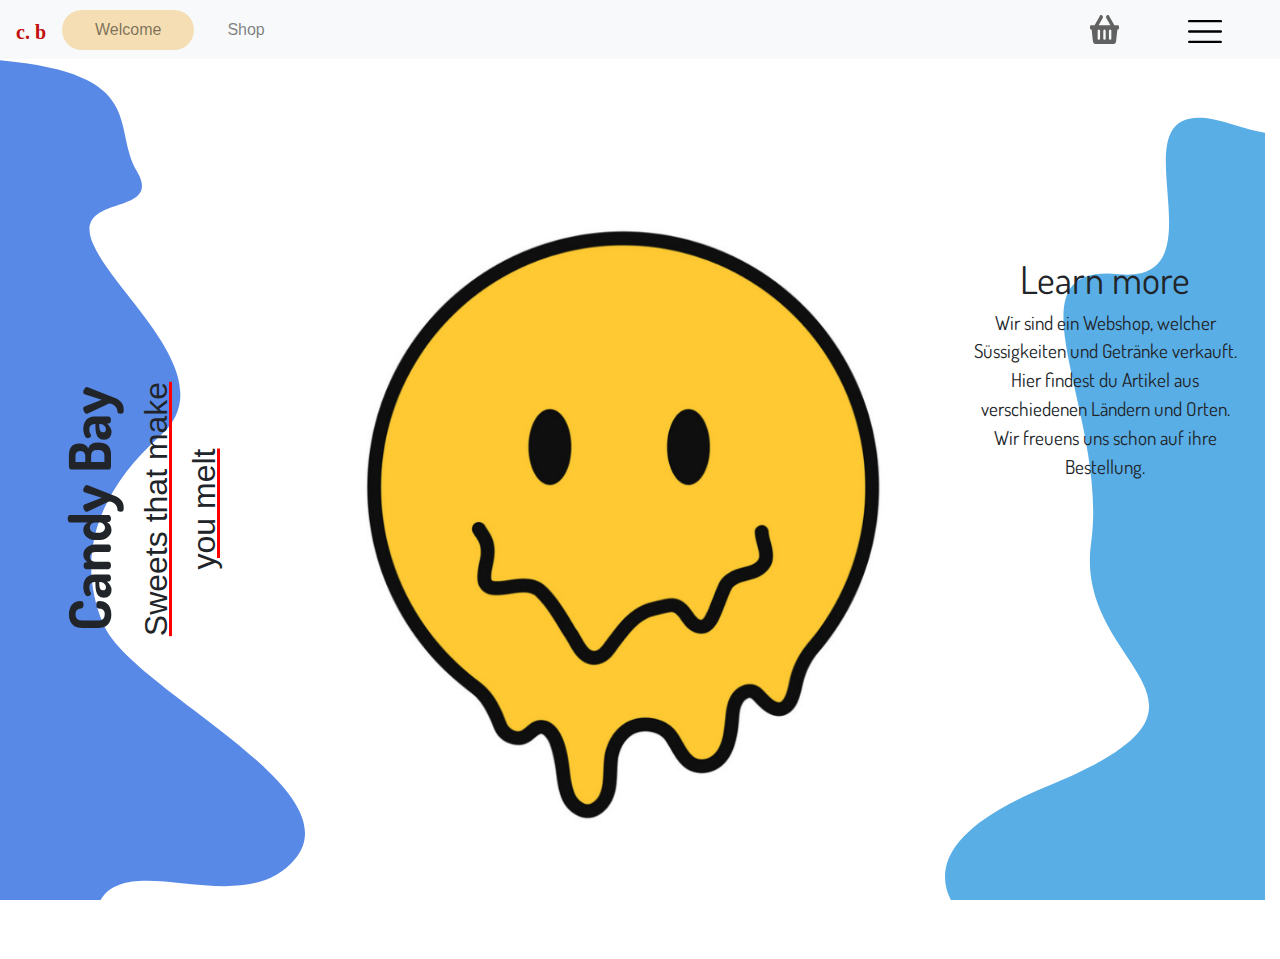
<file: ClientSide/index.html>
<!DOCTYPE html>
<html lang="en">

<head>
    <meta charset="UTF-8">
    <meta http-equiv="X-UA-Compatible" content="IE=edge">
    <meta name="viewport" content="width=device-width, initial-scale=1.0">
    <link rel="stylesheet" href="https://stackpath.bootstrapcdn.com/bootstrap/4.3.1/css/bootstrap.min.css" integrity="sha384-ggOyR0iXCbMQv3Xipma34MD+dH/1fQ784/j6cY/iJTQUOhcWr7x9JvoRxT2MZw1T" crossorigin="anonymous">
    <link rel="stylesheet" href="stylesheet.css" >
    <link rel="preconnect" href="https://fonts.googleapis.com">
    <link rel="preconnect" href="https://fonts.gstatic.com" crossorigin>
    <link href="https://fonts.googleapis.com/css2?family=Dosis:wght@300;400;600&display=swap" rel="stylesheet">
    <script type="text/javascript" src="https://ajax.googleapis.com/ajax/libs/jquery/3.2.1/jquery.min.js"></script>
    <title>Welcome</title>

    <script>
        $(document).ready(function() {
            $("#navbarDropdown").click(function() {
                $(".dropdown-menu").toggle();
            })
        });
    </script>

</head>

<body>
    <header>
        <nav class="navbar navbar-expand-sm navbar-light bg-light">
            <a class="navbar-brand" href="index.html">
                <img src="Pictures/c. b..svg" width="30" height="30" alt="">
            </a>

            <div class="collapse navbar-collapse width">
                <ul class="navbar-nav mr-auto">
                    <li class="nav-item nav-item2 btn-hovereffect rounded-pill active-btn"><a class="nav-link" href="index.html">Welcome</a></li>
                    <li class="nav-item nav-item2 btn-hovereffect rounded-pill"><a class="nav-link" href="phpscripts/index.php">Shop</a>
                    </li>
                </ul>
                <ul class="navbar-nav ml-auto icon-resize">
                    <li class="dropdown nav-item nav-item2" style="margin-top: 7px;">
                        <a href="phpscripts/index.php"><img src="Pictures/Icon awesome-shopping-basket.svg" alt="" style="max-width: 80%; max-height:80%"></a>
                    </li>
                    <li class="nav-item dropdown nav-item2" style="margin-top: 4px;">
                        <a class="nav-link" href="#" id="navbarDropdown" role="button" aria-haspopup="true" aria-expanded="false">
                            <img src="Pictures/Icon feather-menu.svg" alt="" style="max-width: 80%; max-height:80%">
                        </a>
                        <div class="dropdown-menu dropdown-menu-right" aria-labelledby="navbarDropdown">
                            <a class="dropdown-item" href="index.html">Welcome</a>
                            <a class="dropdown-item" href="phpscripts/index.php">Shop</a>
                        </div>
                    </li>
                </ul>
            </div>
        </nav>
    </header>

    <main class="row" style="width: 100vw; height: 80vh;">
        <div class="col-3" id="index-left-img">
            <div id="index-left-logo">
                <p style="text-align: center;">
                    <span id="index-left-logo-CandyBay"><b>Candy Bay</b></span>
                    <br>
                    <span id="index-left-logo-subtext">Sweets that make you melt</span>
                </p>
            </div>
        </div>

        <div class="col-6" id="index-main">
            <img src="Pictures/smiley.png" alt="" id="index-main-img">
        </div>

        <div class="col-3" id="index-right-backimg">
            <div id="index-right-textblock">
                <p style="text-align:center;">
                    <span id="index-right-textblock-title">Learn more</span>
                    <br>
                    <span id="index-right-textblock-text">
                        Wir sind ein Webshop, welcher Süssigkeiten und Getränke verkauft. <br>
                        Hier findest du Artikel aus verschiedenen Ländern und Orten. <br>
                        Wir freuens uns schon auf ihre Bestellung.
                    </span>
                </p>
            </div>
        </div>
    </main>
</body>


</html>
</file>
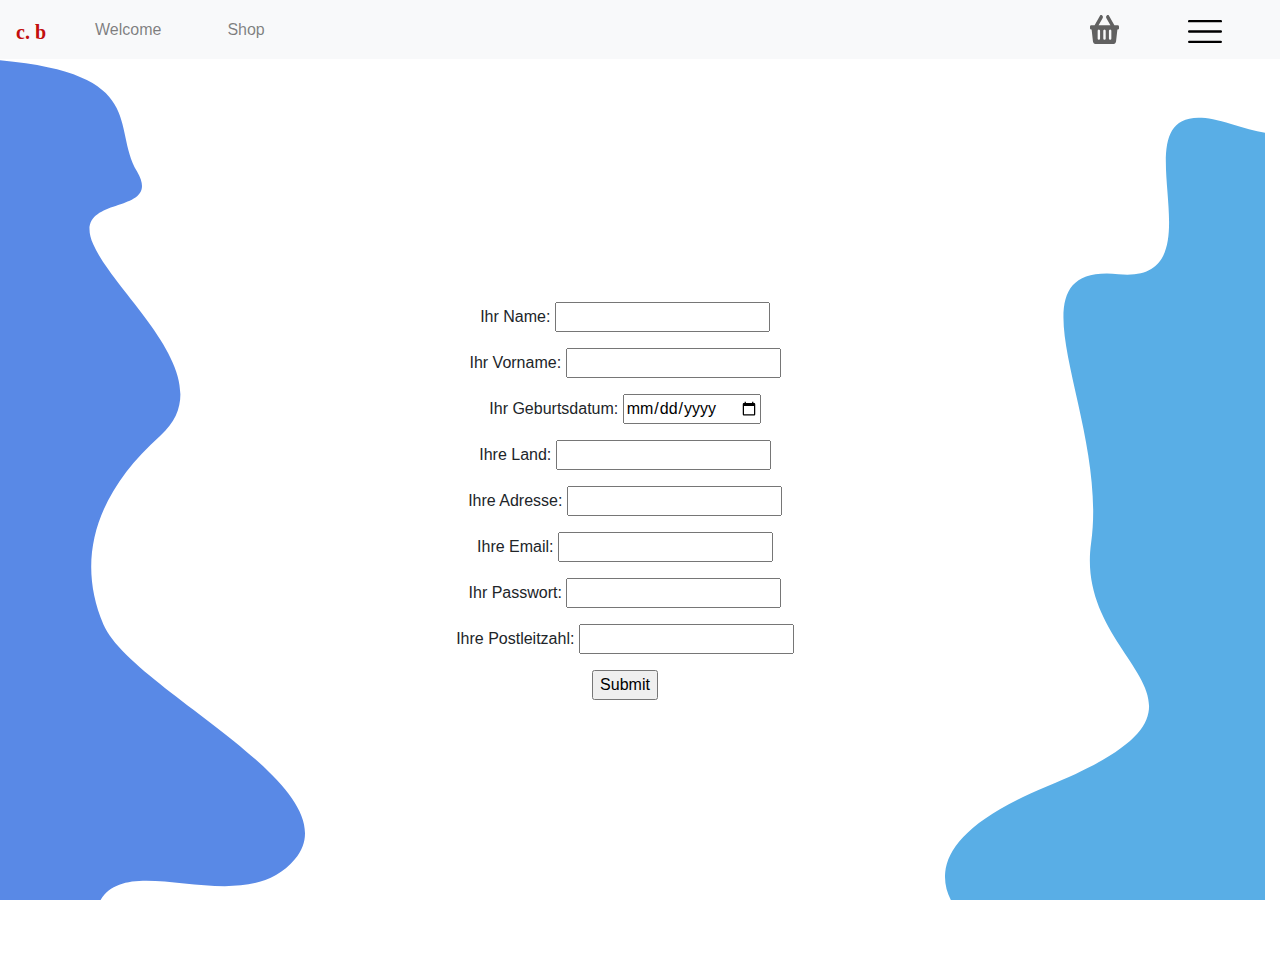
<file: ClientSide/account.html>
<!DOCTYPE html>
<html lang="en">

<head>
    <meta charset="UTF-8">
    <meta http-equiv="X-UA-Compatible" content="IE=edge">
    <meta name="viewport" content="width=device-width, initial-scale=1.0">
    <link rel="stylesheet" href="https://stackpath.bootstrapcdn.com/bootstrap/4.3.1/css/bootstrap.min.css" integrity="sha384-ggOyR0iXCbMQv3Xipma34MD+dH/1fQ784/j6cY/iJTQUOhcWr7x9JvoRxT2MZw1T" crossorigin="anonymous">
    <link rel="stylesheet" href="stylesheet.css">
    <script type="text/javascript" src="https://ajax.googleapis.com/ajax/libs/jquery/3.2.1/jquery.min.js"></script>
    <title>Account</title>

    <script>
        $(document).ready(function() {
            $("#navbarDropdown").click(function() {
                $(".dropdown-menu").toggle();
            })
        });
    </script>

</head>

<body>
    <header>
        <nav class="navbar navbar-expand-sm navbar-light bg-light">
            <a class="navbar-brand" href="index.html">
                <img src="Pictures/c. b..svg" width="30" height="30" alt="">
            </a>
            <div class="collapse navbar-collapse width">
                <ul class="navbar-nav mr-auto">
                    <li class="nav-item nav-item2 btn-hovereffect rounded-pill"><a class="nav-link" href="index.html">Welcome</a></li>
                    <li class="nav-item nav-item2 btn-hovereffect rounded-pill"><a class="nav-link" href="phpscripts/index.php">Shop</a>
                    </li>
                </ul>
                <ul class="navbar-nav ml-auto icon-resize">
                    <li class="dropdown nav-item nav-item2" style="margin-top: 7px;">
                        <a href=""><img src="Pictures/Icon awesome-shopping-basket.svg" alt="" style="max-width: 80%; max-height:80%"></a>
                    </li>
                    <li class="nav-item dropdown nav-item2" style="margin-top: 4px;">
                        <a class="nav-link" href="#" id="navbarDropdown" role="button" aria-haspopup="true" aria-expanded="false">
                            <img src="Pictures/Icon feather-menu.svg" alt="" style="max-width: 80%; max-height:80%">
                        </a>
                        <div class="dropdown-menu dropdown-menu-right" aria-labelledby="navbarDropdown">
                            <a class="dropdown-item" href="index.html">Welcome</a>
                            <a class="dropdown-item" href="phpscripts/index.php">Shop</a>
                        </div>
                    </li>
                </ul>
            </div>
        </nav>
    </header>




    <main class="row" style="width: 100vw; height: 100vh;">

        <div class="col-3" id="index-left-img">

        </div>

        <div class="col-6" id="index-main">
            <!--Form to add new user to data base-->
            <form action="phpscripts/checkout.php" method="post">
                <p>Ihr Name: <input type="text" name="name" /></p>
                <p>Ihr Vorname: <input type="text" name="preName" /></p>
                <p>Ihr Geburtsdatum: <input type="date" name="birthday" /></p>
                <p>Ihre Land: <input type="text" name="country" /></p>
                <p>Ihre Adresse: <input type="text" name="adress" /></p>
                <p>Ihre Email: <input type="text" name="email" /></p>
                <p>Ihr Passwort: <input type="text" name="passwd" /></p>
                <p>Ihre Postleitzahl: <input type="text" name="zip" /></p>
                <p><input type="submit" /></p>
            </form>
        </div>

        <div class="col-3" id="index-right-backimg">

        </div>



    </main>
</body>

</html>
</file>
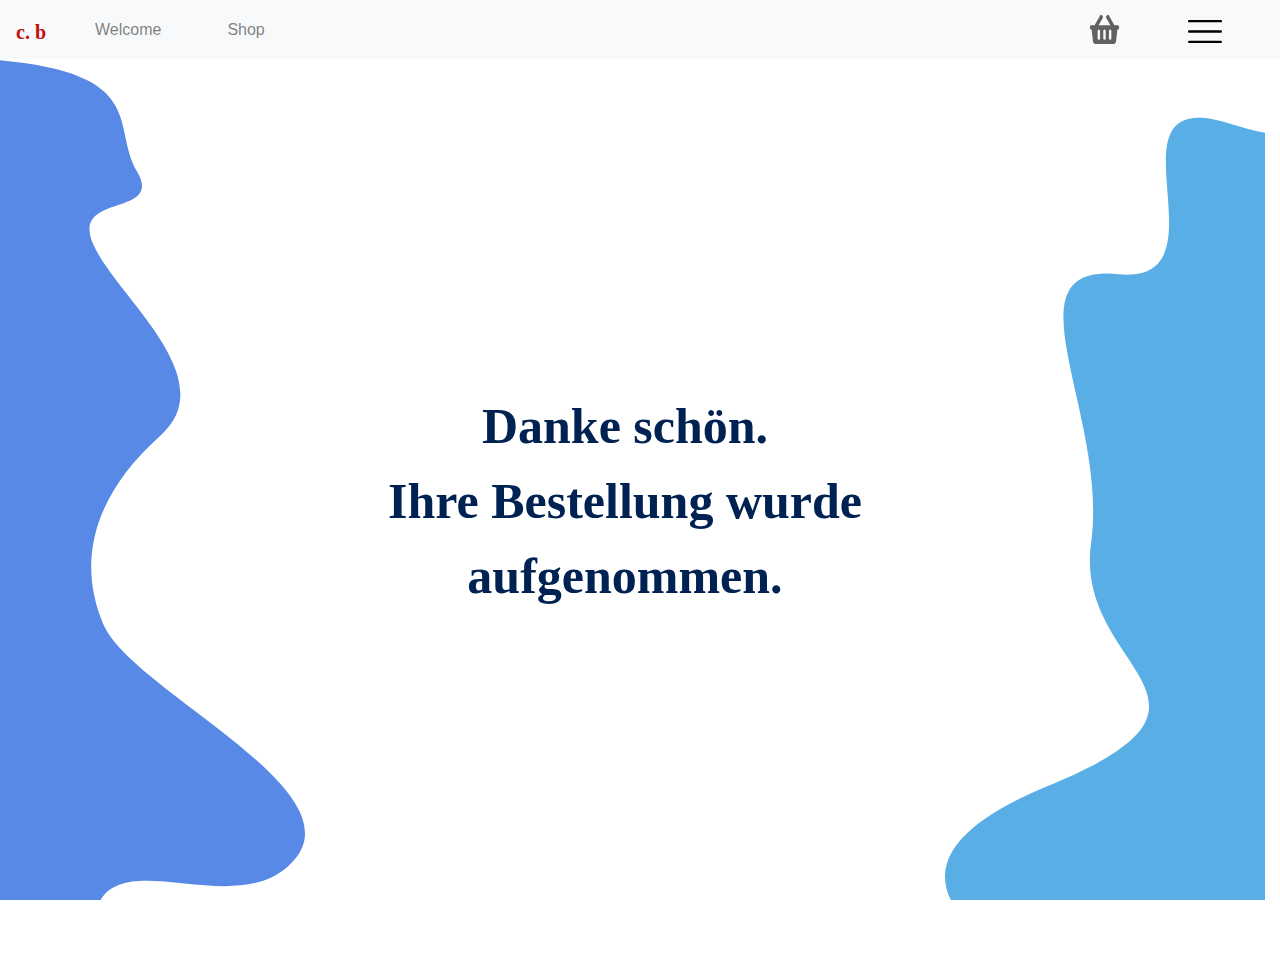
<file: ClientSide/thankYou.html>
<!DOCTYPE html>
<html lang="en">

<head>
    <meta charset="UTF-8">
    <meta http-equiv="X-UA-Compatible" content="IE=edge">
    <meta name="viewport" content="width=device-width, initial-scale=1.0">
    <link rel="stylesheet" href="https://stackpath.bootstrapcdn.com/bootstrap/4.3.1/css/bootstrap.min.css" integrity="sha384-ggOyR0iXCbMQv3Xipma34MD+dH/1fQ784/j6cY/iJTQUOhcWr7x9JvoRxT2MZw1T" crossorigin="anonymous">
    <link rel="stylesheet" href="stylesheet.css">
    <script type="text/javascript" src="https://ajax.googleapis.com/ajax/libs/jquery/3.2.1/jquery.min.js"></script>
    <title>Account</title>

    <script>
        $(document).ready(function() {
            $("#navbarDropdown").click(function() {
                $(".dropdown-menu").toggle();
            })
        });
    </script>

</head>

<body>
    <header>
        <nav class="navbar navbar-expand-sm navbar-light bg-light">
            <a class="navbar-brand" href="index.html">
                <img src="Pictures/c. b..svg" width="30" height="30" alt="">
            </a>
            <div class="collapse navbar-collapse width">
                <ul class="navbar-nav mr-auto">
                    <li class="nav-item nav-item2 btn-hovereffect rounded-pill"><a class="nav-link" href="index.html">Welcome</a></li>
                    <li class="nav-item nav-item2 btn-hovereffect rounded-pill"><a class="nav-link" href="phpscripts/index.php">Shop</a>
                    </li>
                </ul>
                <ul class="navbar-nav ml-auto icon-resize">
                    <li class="dropdown nav-item nav-item2" style="margin-top: 7px;">
                        <a href=""><img src="Pictures/Icon awesome-shopping-basket.svg" alt="" style="max-width: 80%; max-height:80%"></a>
                    </li>
                    <li class="nav-item dropdown nav-item2" style="margin-top: 4px;">
                        <a class="nav-link" href="#" id="navbarDropdown" role="button" aria-haspopup="true" aria-expanded="false">
                            <img src="Pictures/Icon feather-menu.svg" alt="" style="max-width: 80%; max-height:80%">
                        </a>
                        <div class="dropdown-menu dropdown-menu-right" aria-labelledby="navbarDropdown">
                            <a class="dropdown-item" href="index.html">Welcome</a>
                            <a class="dropdown-item" href="phpscripts/index.php">Shop</a>
                        </div>
                    </li>
                </ul>
            </div>
        </nav>
    </header>




    <main class="row" style="width: 100vw; height: 100vh;">

        <div class="col-3" id="index-left-img">

        </div>

        <div class="col-6" id="index-main" style="font-size: 50px; font-family: Dosis; color: rgba(0, 34, 83, 1); font-weight: bold;">
            <p>Danke schön. <br> Ihre Bestellung wurde aufgenommen.</p>
        </div>

        <div class="col-3" id="index-right-backimg">

        </div>



    </main>
</body>

</html>
</file>
<file: ClientSide/stylesheet.css>
html,
body {
    height: 100%;
    width: 100%;
    padding: 0;
    margin: 0;
    overflow: hidden !important;
}

.nav-item2 {
    padding-left: 25px;
    padding-right: 25px;
}

.width {
    width: 100%;
}

.btn-hovereffect:hover {
    background-color: lightgray;
    transition: 500ms;
}

.icon-resize {
    font-size: 0.5rem !important;
}

.active-btn {
    background-color: wheat !important;
}

#index-img-smiley {
    max-width: 100%;
    max-height: 100%;
}

#index-main {
    display: flex;
    justify-content: center;
    align-items: center;
    text-align: center;
}

#index-main-img {
    height: 70vh;
}

#index-right-backimg {
    background-image: url(Pictures/Pfad_7.svg);
    --offset: var(--space);
    position: sticky;
    top: var(--offset);
    background-repeat: no-repeat;
    background-size: cover;
}

#index-right-textblock {
    display: flex;
    height: 70vh;
    justify-content: center;
    align-items: center;
}

#index-right-textblock-title {
    font-size: 3vw;
    font-family: 'Dosis', sans-serif;
}

#index-right-textblock-text {
    font-size: 1.5vw;
    font-family: 'Dosis', Sans-serif;
}

#index-left-img {
    background-image: url(Pictures/Pfad_8.svg);
    --offset: var(--space);
    position: sticky;
    top: var(--offset);
    background-repeat: no-repeat;
    background-size: cover;
}

#index-left-logo {
    display: flex;
    height: 100vh;
    justify-content: center;
    align-items: center;
    transform: rotate(-90deg);
    font-family: 'Dosis', Sans-serif;
    weight: normal;
}

#index-left-logo-CandyBay {
    font-size: 4.5vw;
    font-family: 'Dosis', sans-serif;
    weight: bold;
}

#index-left-logo-subtext {
    font-size: 2.5vw;
    font-family: 'Trebuchet MS', 'Lucida Sans Unicode', 'Lucida Grande', 'Lucida Sans', Arial, sans-serif;
    text-decoration: underline;
    text-decoration-color: red;
}

#thankyou-text {
    font-family: 'Courier New', Courier, monospace;
    font-size: 100px;
}
</file>
